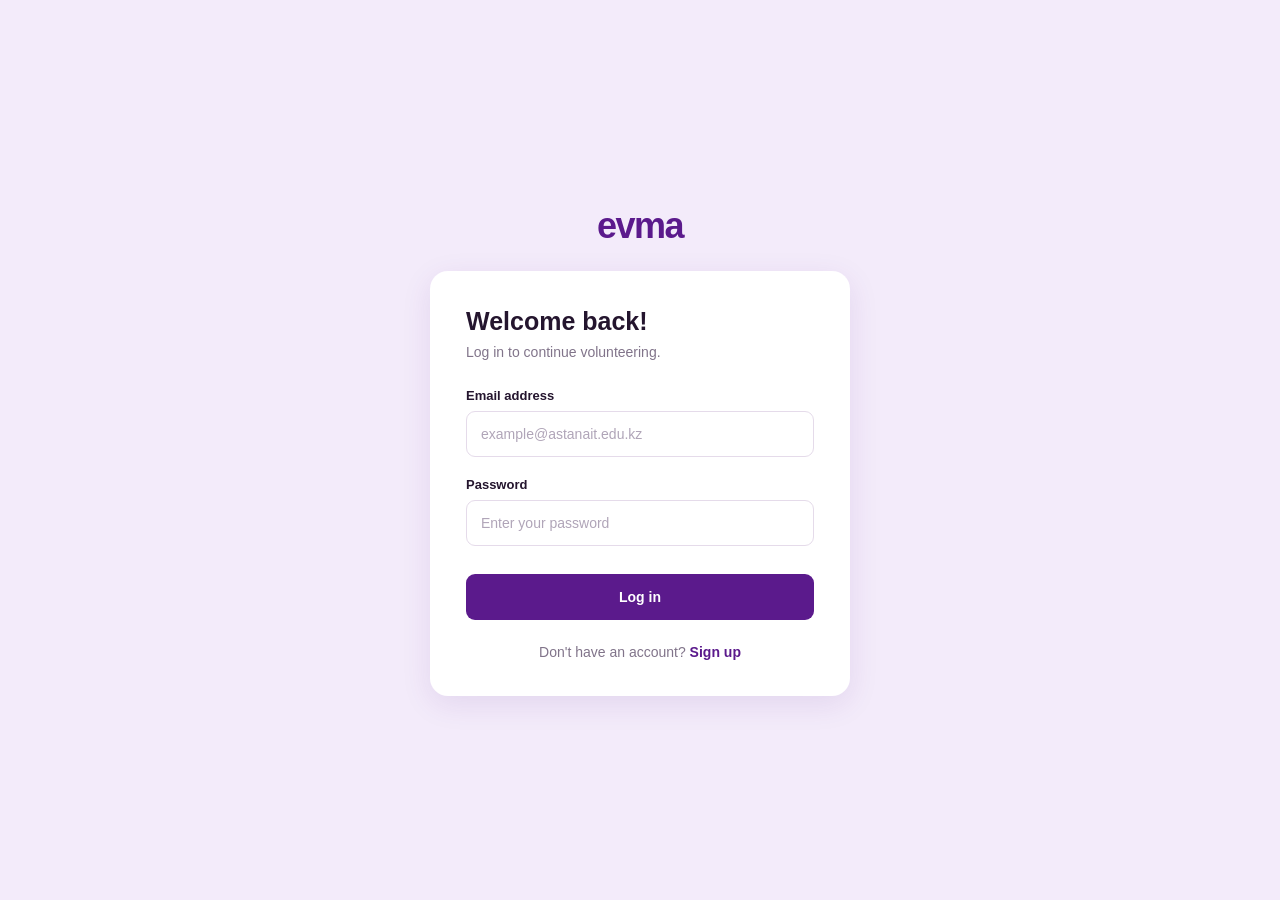
<file: frontend/index.html>
<!DOCTYPE html>
<html lang="en">
<head>
    <meta charset="UTF-8">
    <meta name="viewport" content="width=device-width, initial-scale=1.0">

    <title>EVMA — Volunteer Platform</title>

    <link rel="stylesheet" href="style.css">
    <script src="js/auth.js" defer></script>
</head>

<body>

    <main class="login-container">

        <div class="logo">
            evma
        </div>

        <section class="login-card">

            <h1>Welcome back!</h1>
            <p>Log in to continue volunteering.</p>

            <form id="login-form" novalidate>

                <div class="form-group">
                    <label for="email">Email address</label>
                    <input
                        type="email"
                        id="email"
                        name="email"
                        placeholder="example@astanait.edu.kz"
                        autocomplete="email"
                        required
                    >
                    <small class="error-message" id="email-error"></small>
                </div>

                <div class="form-group">
                    <label for="password">Password</label>
                    <input
                        type="password"
                        id="password"
                        name="password"
                        placeholder="Enter your password"
                        autocomplete="current-password"
                        required
                    >
                    <small class="error-message" id="password-error"></small>
                </div>

                <button type="submit">Log in</button>

            </form>

            <p class="signup-link">
                Don't have an account?
                <a href="signup.html">Sign up</a>
            </p>

        </section>

    </main>

</body>
</html>
</file>
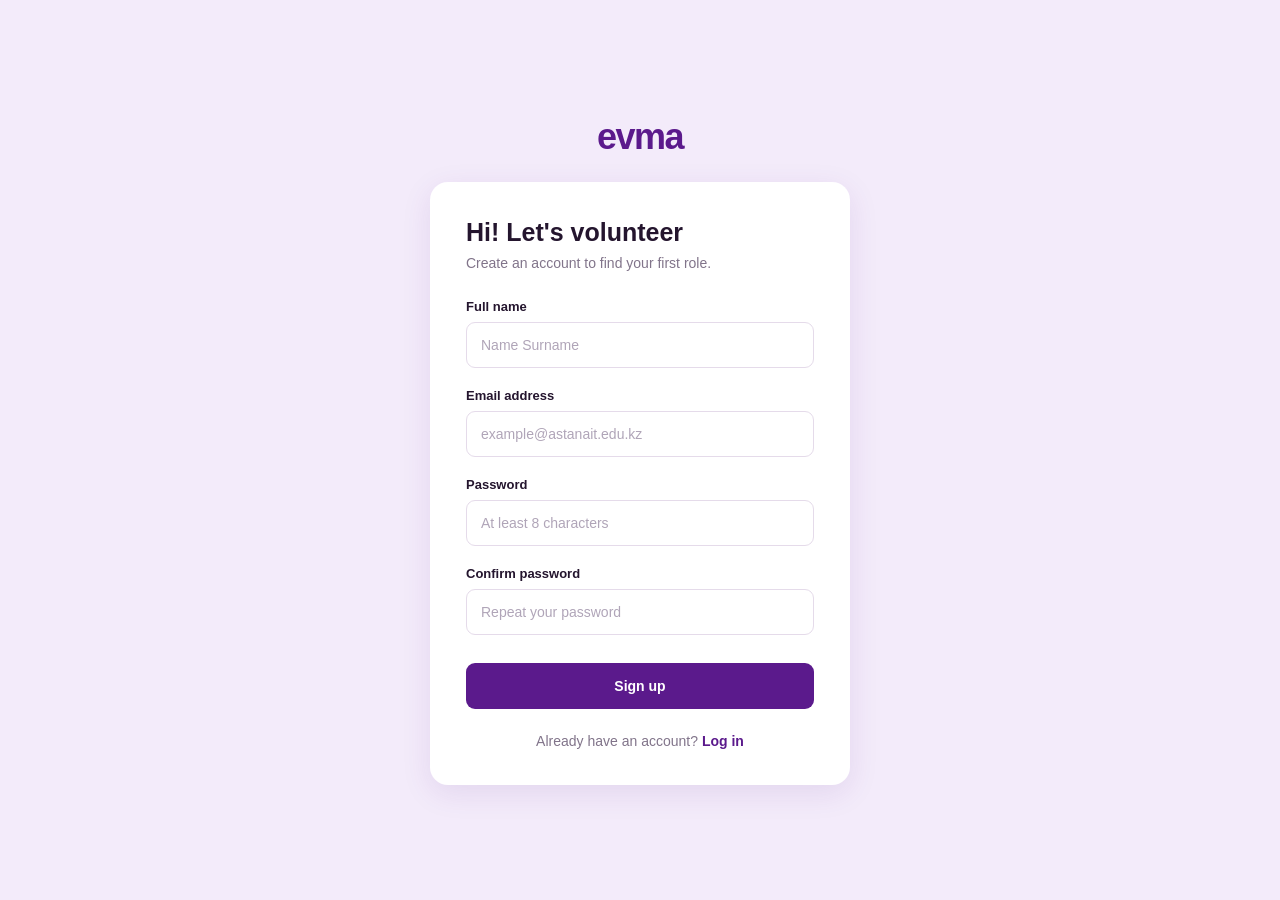
<file: frontend/signup.html>
<!DOCTYPE html>
<html lang="en">

<head>
    <meta charset="UTF-8">
    <meta name="viewport" content="width=device-width, initial-scale=1.0">

    <title>EVMA — Sign Up</title>

    <link rel="stylesheet" href="style.css">
    <script src="js/auth.js" defer></script>
</head>

<body>

    <main class="login-container">

        <div class="logo">
            evma
        </div>

        <section class="login-card">

            <h1>Hi! Let's volunteer</h1>

            <p>Create an account to find your first role.</p>

            <form id="signup-form" novalidate>

                <!-- Full name -->
                <div class="form-group">

                    <label for="name">Full name</label>

                    <input
                        type="text"
                        id="name"
                        name="full_name"
                        placeholder="Name Surname"
                        autocomplete="name"
                        minlength="2"
                        required
                    >

                    <small class="error-message" id="name-error"></small>

                </div>

                <!-- Email -->
                <div class="form-group">

                    <label for="email">Email address</label>

                    <input
                        type="email"
                        id="email"
                        name="email"
                        placeholder="example@astanait.edu.kz"
                        autocomplete="email"
                        required
                    >

                    <small class="error-message" id="email-error"></small>

                </div>

                <!-- Password -->
                <div class="form-group">

                    <label for="password">Password</label>

                    <input
                        type="password"
                        id="password"
                        name="password"
                        placeholder="At least 8 characters"
                        autocomplete="new-password"
                        minlength="8"
                        required
                    >

                    <small class="error-message" id="password-error"></small>

                </div>

                <!-- Confirm password -->
                <div class="form-group">

                    <label for="confirm-password">Confirm password</label>

                    <input
                        type="password"
                        id="confirm-password"
                        name="confirm_password"
                        placeholder="Repeat your password"
                        autocomplete="new-password"
                        required
                    >

                    <small class="error-message" id="confirm-password-error"></small>

                </div>

                <!-- Submit button -->
                <button type="submit">
                    Sign up
                </button>

            </form>

            <!-- Login link -->
            <p class="signup-link">
                Already have an account?
                <a href="index.html">Log in</a>
            </p>

        </section>

    </main>

</body>

</html>
</file>
<file: frontend/style.css>
/* =================================
   EVMA — GLOBAL STYLES
================================= */

/* 1. Color palette */

:root {
    --bg: #f3ebfa;
    --card: #ffffff;

    --primary: #5b1a8c;
    --primary-hover: #471270;
    --secondary: #eadcf5;

    --text: #24152e;
    --muted: #81748a;

    --border: #e5dbea;

    --success: #329b70;
    --error: #d64545;

    --shadow: 0 8px 30px rgba(91, 26, 140, 0.10);
}


/* 2. Reset */

* {
    margin: 0;
    padding: 0;
    box-sizing: border-box;
}


/* 3. Main page */

html {
    min-height: 100%;
}

body {
    min-height: 100vh;
    font-family: "Segoe UI", Arial, sans-serif;
    background-color: var(--bg);
    color: var(--text);
}


/* 4. Login layout */

.login-container {
    min-height: 100vh;

    display: flex;
    flex-direction: column;
    align-items: center;
    justify-content: center;

    padding: 40px 20px;
}


/* 5. Logo */

.logo {
    font-size: 36px;
    font-weight: 800;
    letter-spacing: -1.5px;

    color: var(--primary);

    margin-bottom: 24px;
}


/* 6. Login card */

.login-card {
    width: 100%;
    max-width: 420px;

    background-color: var(--card);

    padding: 36px;

    border-radius: 18px;

    box-shadow: var(--shadow);
}


/* 7. Headings */

.login-card h1 {
    font-size: 25px;
    font-weight: 700;

    margin-bottom: 8px;
}

.login-card > p {
    font-size: 14px;
    color: var(--muted);

    margin-bottom: 28px;
}


/* 8. Form */

.form-group {
    display: flex;
    flex-direction: column;

    margin-bottom: 20px;
}

.form-group label {
    font-size: 13px;
    font-weight: 600;

    margin-bottom: 8px;
}

.form-group input {
    width: 100%;
    height: 46px;

    padding: 0 14px;

    border: 1px solid var(--border);
    border-radius: 9px;

    background-color: #ffffff;

    font-family: inherit;
    font-size: 14px;

    color: var(--text);

    outline: none;

    transition: border-color 0.2s, box-shadow 0.2s;
}

.form-group input::placeholder {
    color: #b0a5b8;
}

.form-group input:focus {
    border-color: var(--primary);

    box-shadow: 0 0 0 3px rgba(91, 26, 140, 0.10);
}


/* 9. Button */

button {
    width: 100%;
    height: 46px;

    margin-top: 8px;

    border: none;
    border-radius: 9px;

    background-color: var(--primary);
    color: #ffffff;

    font-family: inherit;
    font-size: 14px;
    font-weight: 600;

    cursor: pointer;

    transition: background-color 0.2s, transform 0.2s;
}

button:hover {
    background-color: var(--primary-hover);
}

button:active {
    transform: scale(0.98);
}


/* 10. Sign up link */

.signup-link {
    text-align: center;

    font-size: 13px;
    color: var(--muted);

    margin-top: 24px;
    margin-bottom: 0 !important;
}

.signup-link a {
    color: var(--primary);
    font-weight: 600;

    text-decoration: none;
}

.signup-link a:hover {
    text-decoration: underline;
}


/* 11. Responsive design */

@media (max-width: 480px) {

    .login-container {
        padding: 24px 16px;
    }

    .login-card {
        padding: 28px 22px;
    }

    .logo {
        font-size: 32px;
    }

    .login-card h1 {
        font-size: 22px;
    }
}


/* FORM VALIDATION */

.error-message {
  display: block;
  color: #d64545;
  font-size: 12px;
  margin-top: 5px;
  min-height: 0;
}

.error-message:empty {
  display: none;
}

.form-group input.input-error {
  border: 1px solid #d64545;
  background-color: #fffafa;
}

.form-group input.input-error:focus {
  outline: none;
  border-color: #d64545;
  box-shadow: 0 0 0 3px rgba(214, 69, 69, 0.1);
}
</file>
